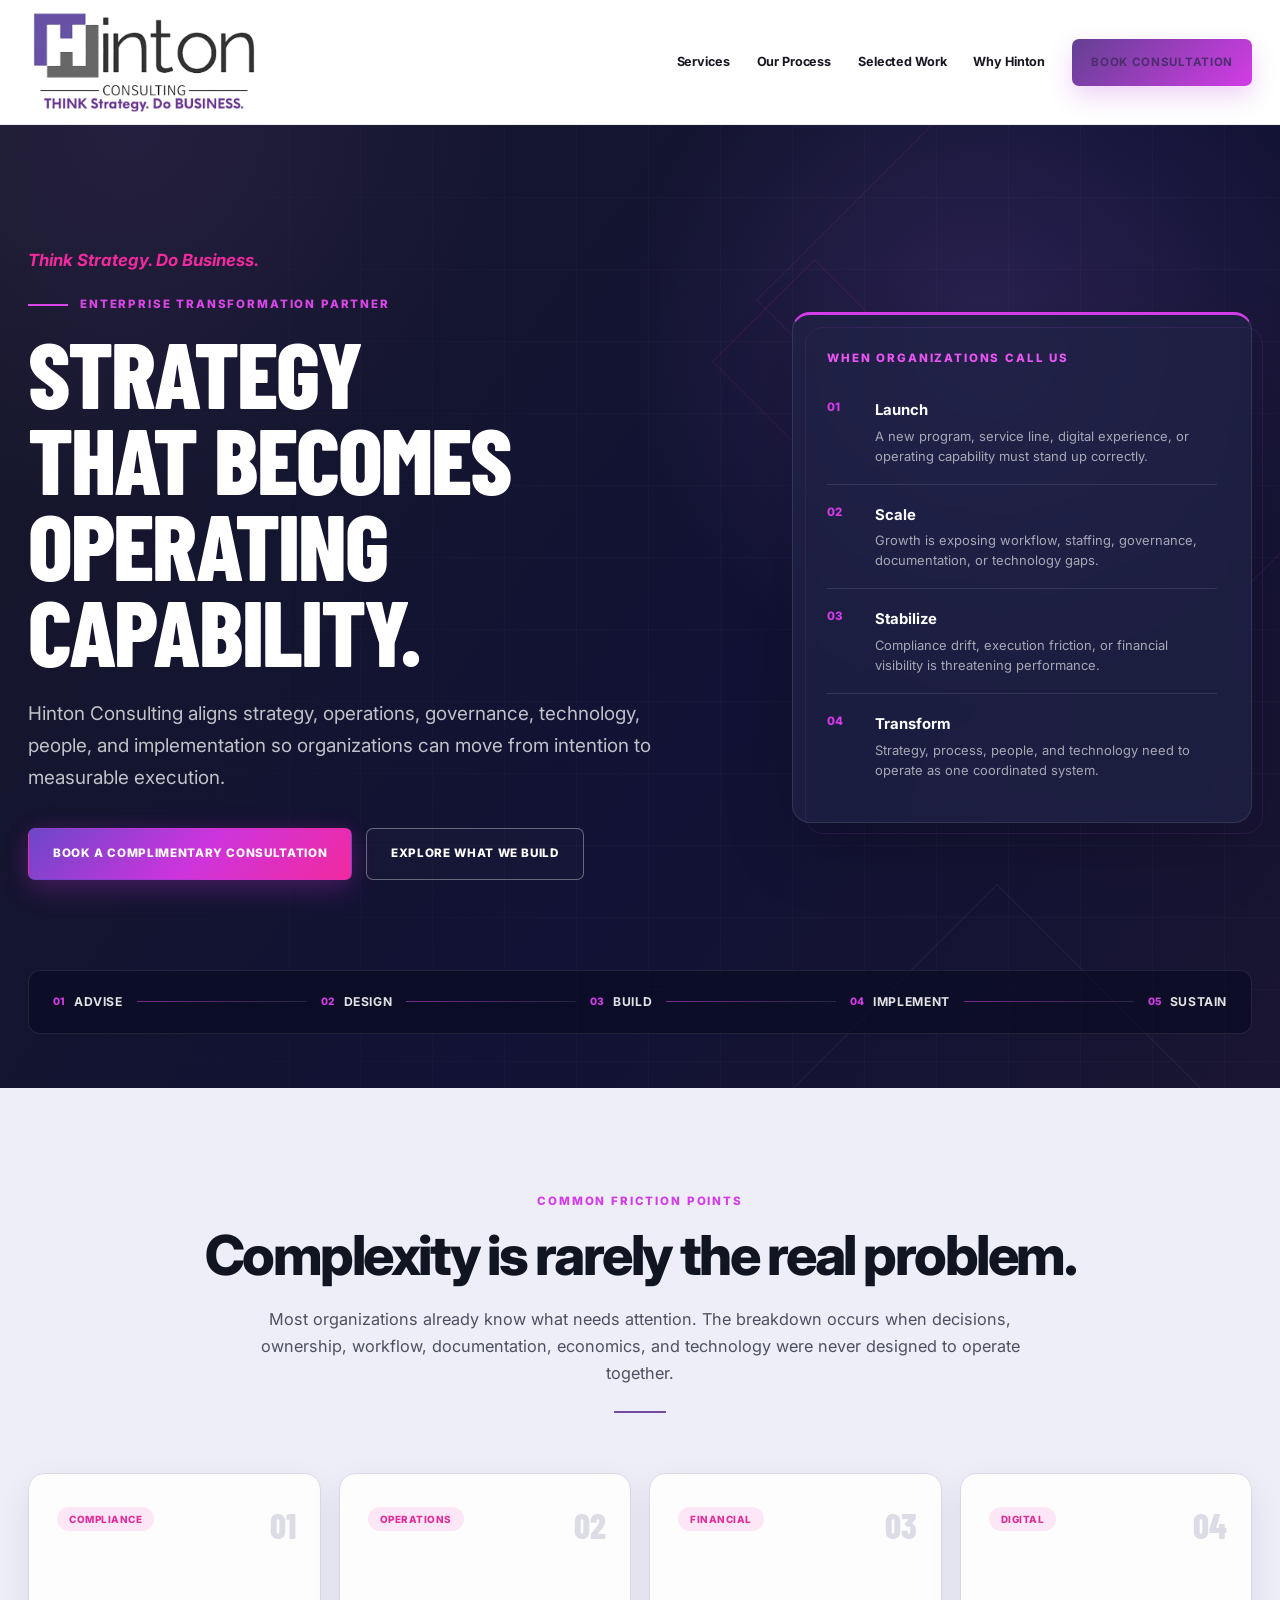
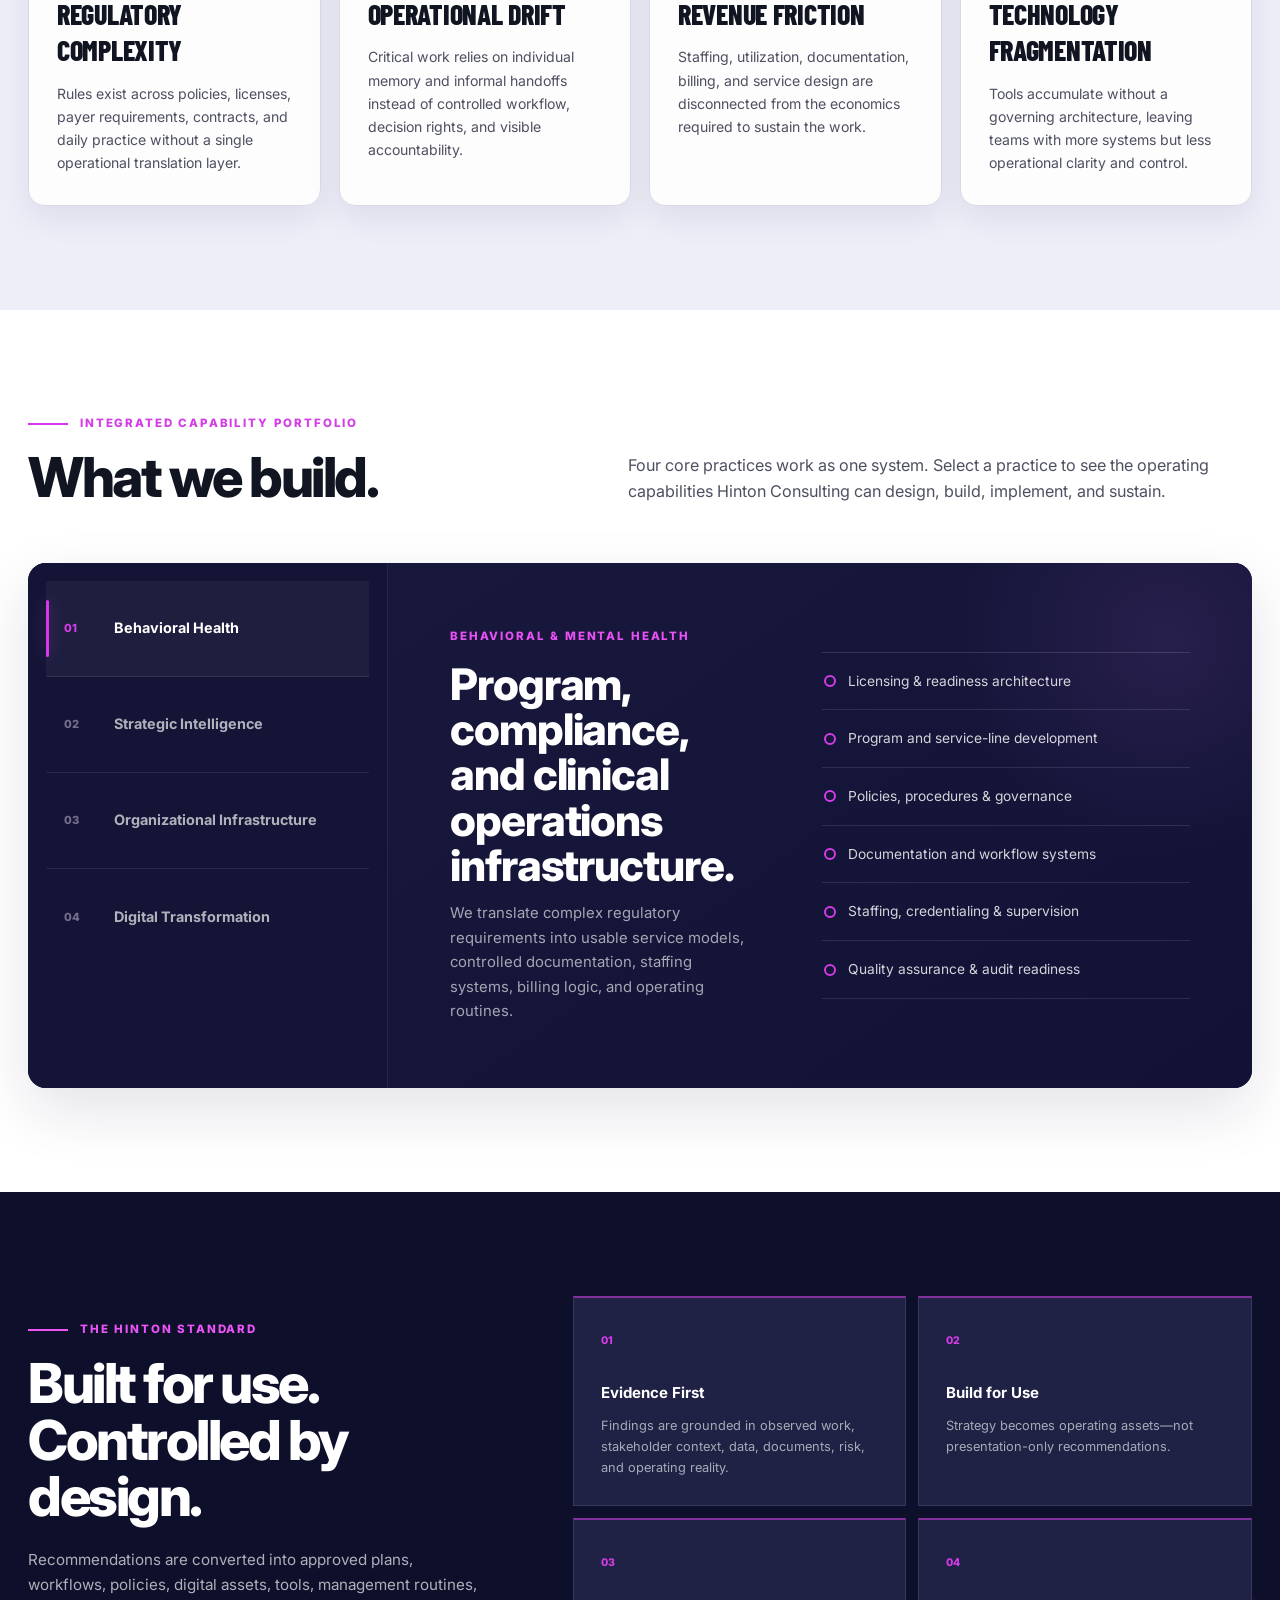
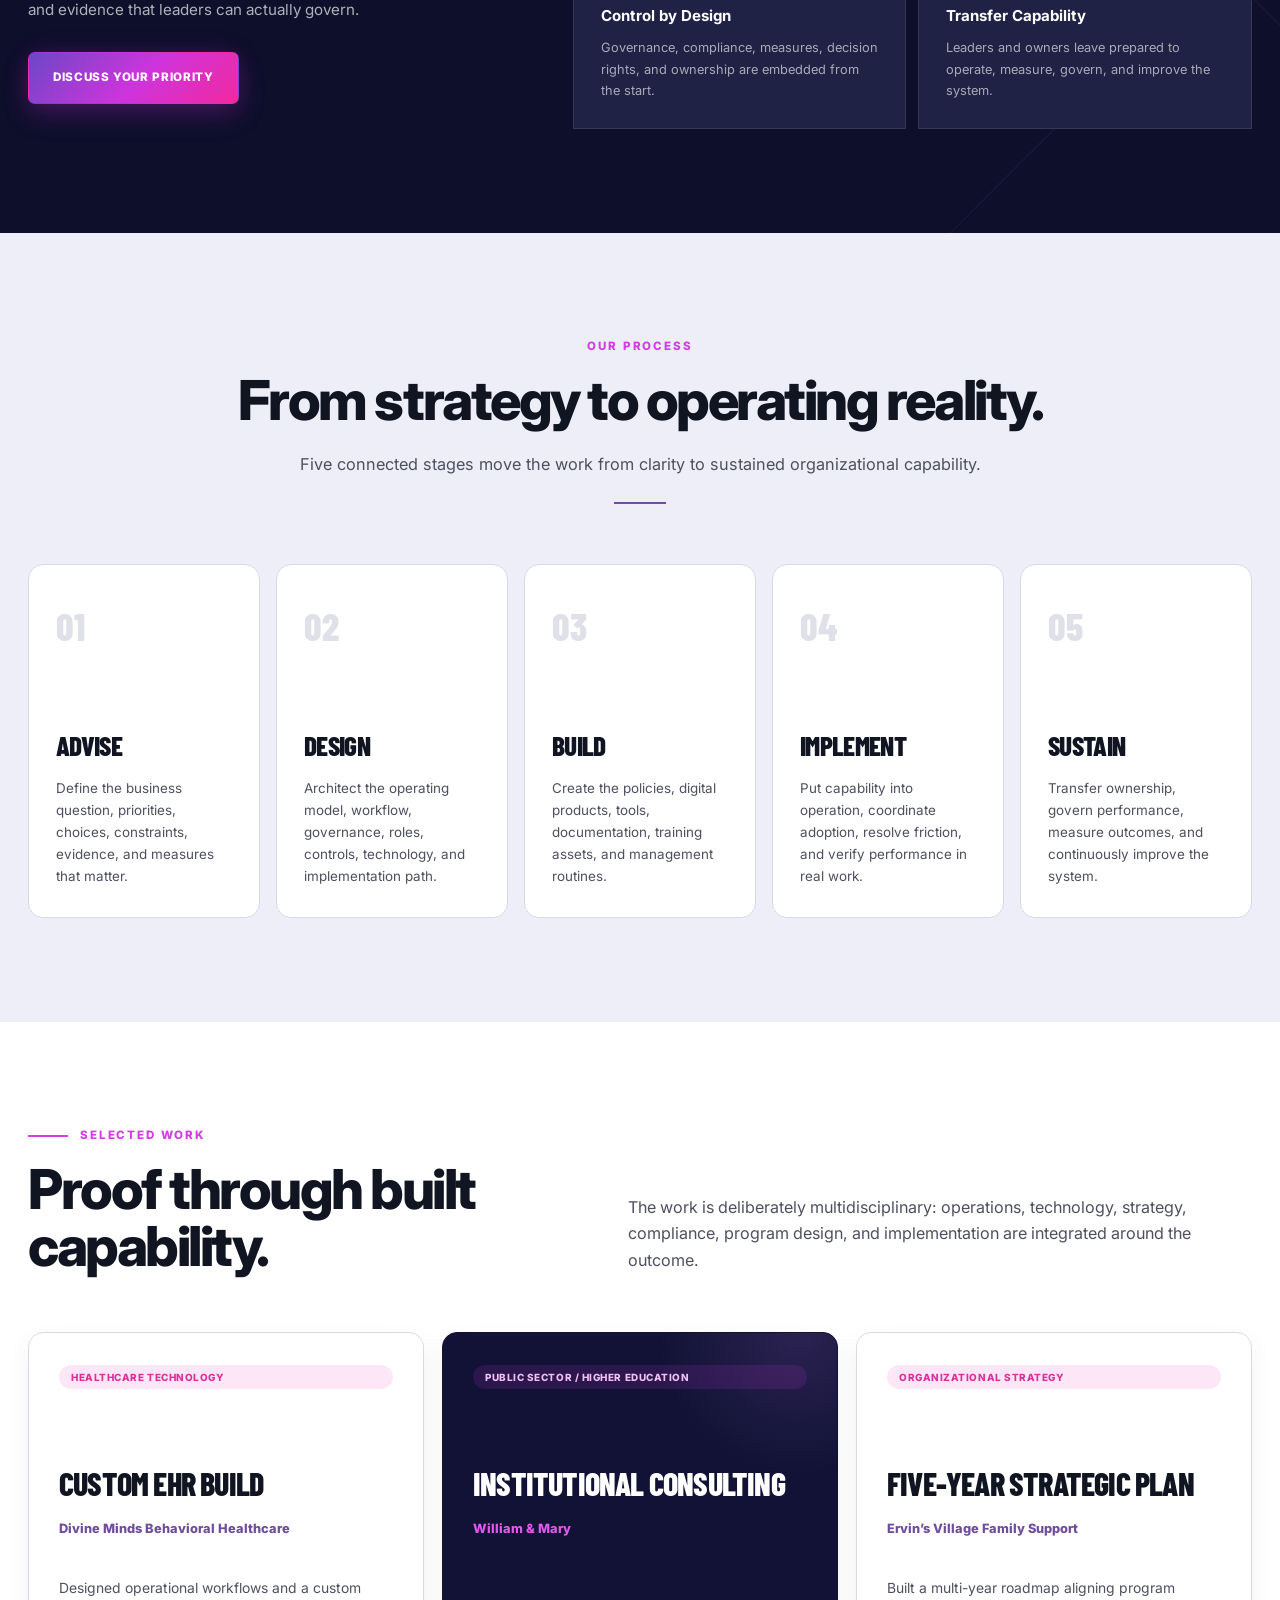
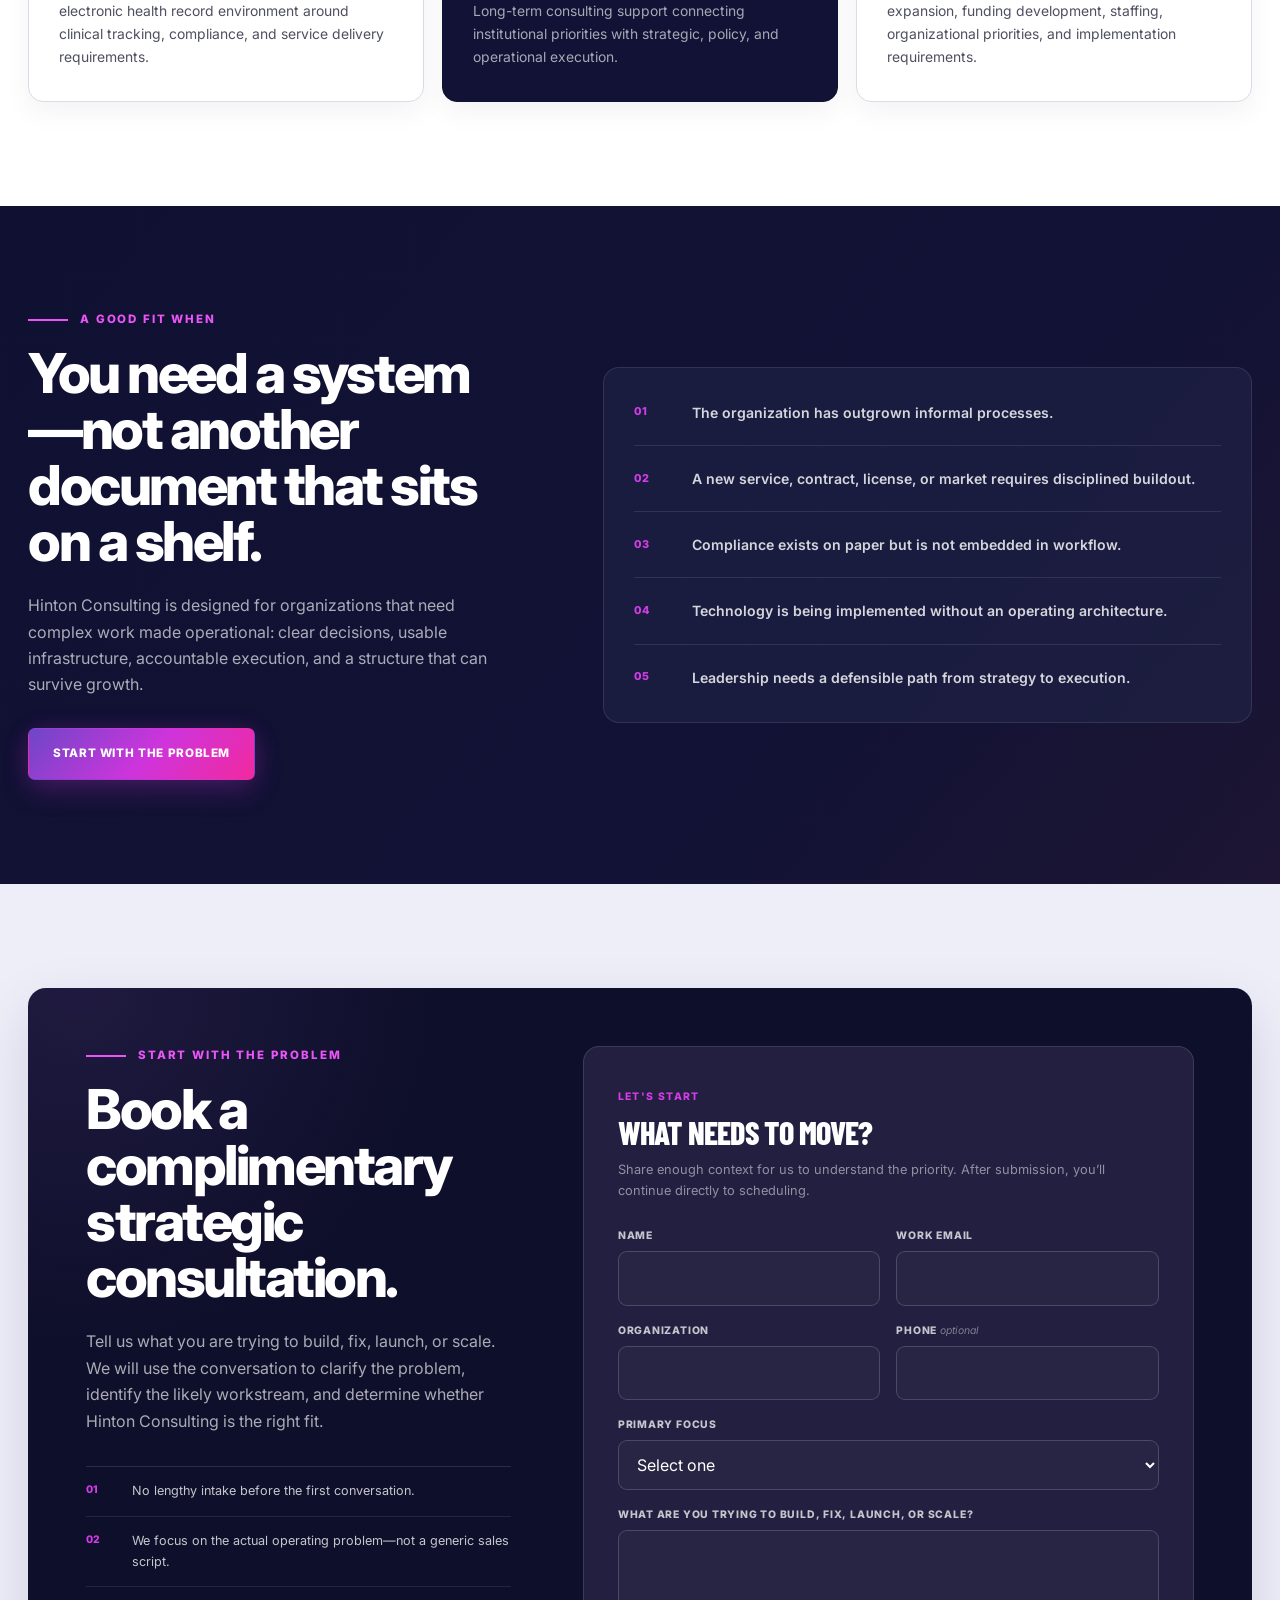
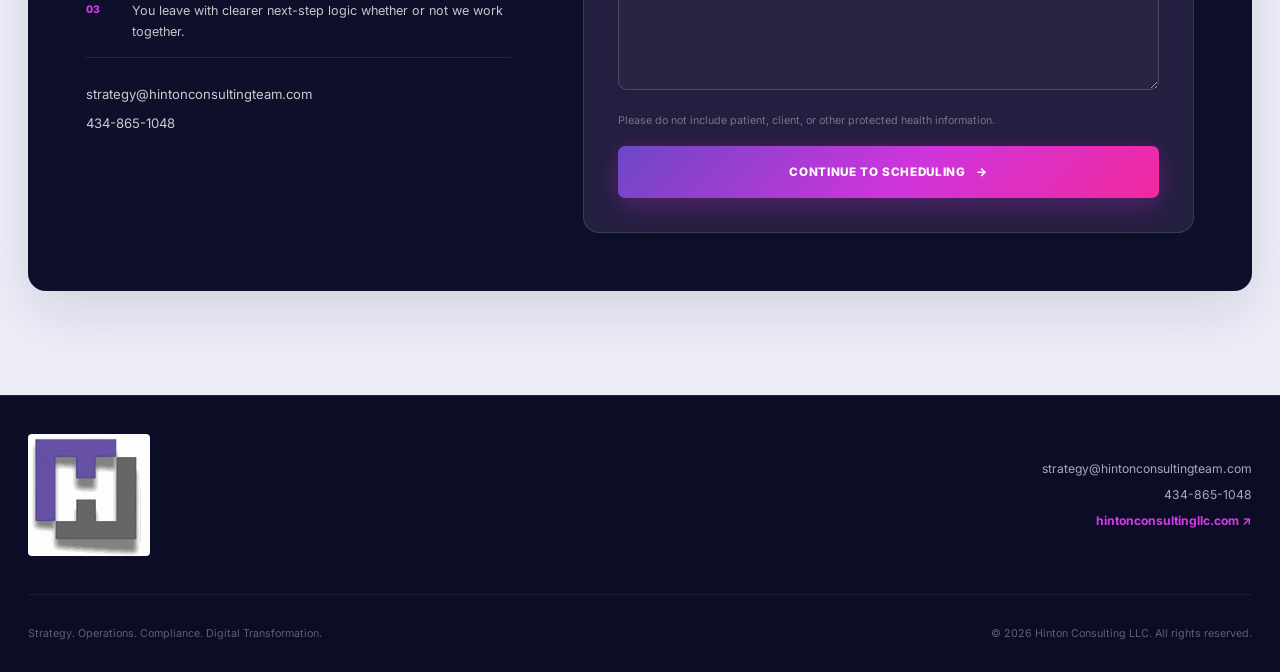
<file: index.html>
<!doctype html>
<html lang="en">
<head>
  <meta charset="utf-8" />
  <meta name="viewport" content="width=device-width, initial-scale=1" />
  <meta name="description" content="Hinton Consulting helps organizations turn strategy into operating capability through behavioral health consulting, strategic intelligence, organizational infrastructure, and digital transformation." />
  <meta name="theme-color" content="#111235" />
  <meta property="og:title" content="Hinton Consulting | Strategy That Becomes Operating Capability" />
  <meta property="og:description" content="Strategy, operations, compliance, digital transformation, and implementation for organizations that need more than recommendations." />
  <meta property="og:type" content="website" />
  <link rel="canonical" href="https://consult.hintonconsultingllc.com/" />
  <link rel="icon" href="assets/footer_Hinton_H_logo.png" type="image/png" />
  <link rel="preconnect" href="https://fonts.googleapis.com" />
  <link rel="preconnect" href="https://fonts.gstatic.com" crossorigin />
  <link href="https://fonts.googleapis.com/css2?family=Barlow+Condensed:wght@600;700;800&family=Inter:wght@400;500;600;700;800&display=swap" rel="stylesheet" />
  <link rel="stylesheet" href="styles.css" />
  <title>Hinton Consulting | Strategy That Becomes Operating Capability</title>
</head>
<body>
  <a class="skip-link" href="#main">Skip to content</a>
  <div class="scroll-progress" aria-hidden="true"><span id="scrollProgress"></span></div>

  <header class="site-header" id="top">
    <div class="container header-inner">
      <a class="brand" href="#top" aria-label="Hinton Consulting home">
        <img src="assets/hintonLOGO.png" alt="Hinton Consulting — Think Strategy. Do Business." />
      </a>

      <button class="menu-toggle" type="button" aria-expanded="false" aria-controls="primaryNav">Menu</button>

      <nav id="primaryNav" class="primary-nav" aria-label="Primary navigation">
        <a href="#expertise">Services</a>
        <a href="#approach">Our Process</a>
        <a href="#work">Selected Work</a>
        <a href="#fit">Why Hinton</a>
        <a class="nav-cta" href="#consultation">Book Consultation</a>
      </nav>
    </div>
  </header>

  <main id="main">
    <section class="hero" aria-labelledby="hero-title">
      <div class="hero-geometry" aria-hidden="true">
        <span class="geo geo-one"></span>
        <span class="geo geo-two"></span>
        <span class="geo geo-three"></span>
      </div>

      <div class="container hero-grid">
        <div class="hero-copy reveal">
          <p class="brand-mantra">Think Strategy. Do Business.</p>
          <p class="kicker">ENTERPRISE TRANSFORMATION PARTNER</p>
          <h1 id="hero-title">Strategy that becomes operating capability.</h1>
          <p class="hero-lede">Hinton Consulting aligns strategy, operations, governance, technology, people, and implementation so organizations can move from intention to measurable execution.</p>
          <div class="hero-actions">
            <a class="button button-primary glow" href="#consultation">Book a Complimentary Consultation</a>
            <a class="button button-ghost" href="#expertise">Explore What We Build</a>
          </div>
        </div>

        <aside class="hero-diagnostic reveal" aria-label="Common reasons organizations engage Hinton Consulting">
          <p class="mini-label">WHEN ORGANIZATIONS CALL US</p>
          <div class="diagnostic-item">
            <span>01</span>
            <div>
              <strong>Launch</strong>
              <p>A new program, service line, digital experience, or operating capability must stand up correctly.</p>
            </div>
          </div>
          <div class="diagnostic-item">
            <span>02</span>
            <div>
              <strong>Scale</strong>
              <p>Growth is exposing workflow, staffing, governance, documentation, or technology gaps.</p>
            </div>
          </div>
          <div class="diagnostic-item">
            <span>03</span>
            <div>
              <strong>Stabilize</strong>
              <p>Compliance drift, execution friction, or financial visibility is threatening performance.</p>
            </div>
          </div>
          <div class="diagnostic-item">
            <span>04</span>
            <div>
              <strong>Transform</strong>
              <p>Strategy, process, people, and technology need to operate as one coordinated system.</p>
            </div>
          </div>
        </aside>
      </div>

      <div class="container delivery-path reveal" aria-label="Hinton Consulting delivery path">
        <div><span>01</span><strong>Advise</strong></div>
        <i></i>
        <div><span>02</span><strong>Design</strong></div>
        <i></i>
        <div><span>03</span><strong>Build</strong></div>
        <i></i>
        <div><span>04</span><strong>Implement</strong></div>
        <i></i>
        <div><span>05</span><strong>Sustain</strong></div>
      </div>
    </section>

    <section class="friction-section section-lavender" aria-labelledby="friction-title">
      <div class="container centered-heading reveal">
        <p class="section-kicker">COMMON FRICTION POINTS</p>
        <h2 id="friction-title">Complexity is rarely the real problem.</h2>
        <p>Most organizations already know what needs attention. The breakdown occurs when decisions, ownership, workflow, documentation, economics, and technology were never designed to operate together.</p>
        <span class="heading-rule" aria-hidden="true"></span>
      </div>

      <div class="container card-grid four">
        <article class="feature-card reveal">
          <span class="pill">COMPLIANCE</span>
          <span class="feature-number">01</span>
          <h3>Regulatory Complexity</h3>
          <p>Rules exist across policies, licenses, payer requirements, contracts, and daily practice without a single operational translation layer.</p>
        </article>
        <article class="feature-card reveal">
          <span class="pill">OPERATIONS</span>
          <span class="feature-number">02</span>
          <h3>Operational Drift</h3>
          <p>Critical work relies on individual memory and informal handoffs instead of controlled workflow, decision rights, and visible accountability.</p>
        </article>
        <article class="feature-card reveal">
          <span class="pill">FINANCIAL</span>
          <span class="feature-number">03</span>
          <h3>Revenue Friction</h3>
          <p>Staffing, utilization, documentation, billing, and service design are disconnected from the economics required to sustain the work.</p>
        </article>
        <article class="feature-card reveal">
          <span class="pill">DIGITAL</span>
          <span class="feature-number">04</span>
          <h3>Technology Fragmentation</h3>
          <p>Tools accumulate without a governing architecture, leaving teams with more systems but less operational clarity and control.</p>
        </article>
      </div>
    </section>

    <section id="expertise" class="expertise-section section-white" aria-labelledby="expertise-title">
      <div class="container split-heading reveal">
        <div>
          <p class="section-kicker">INTEGRATED CAPABILITY PORTFOLIO</p>
          <h2 id="expertise-title">What we build.</h2>
        </div>
        <p>Four core practices work as one system. Select a practice to see the operating capabilities Hinton Consulting can design, build, implement, and sustain.</p>
      </div>

      <div class="container capability-shell reveal">
        <div class="capability-tabs" role="tablist" aria-label="Hinton Consulting service practices">
          <button class="capability-tab active" type="button" role="tab" aria-selected="true" aria-controls="cap-panel-0" id="cap-tab-0" data-capability="0">
            <span>01</span>
            <strong>Behavioral Health</strong>
          </button>
          <button class="capability-tab" type="button" role="tab" aria-selected="false" aria-controls="cap-panel-1" id="cap-tab-1" data-capability="1">
            <span>02</span>
            <strong>Strategic Intelligence</strong>
          </button>
          <button class="capability-tab" type="button" role="tab" aria-selected="false" aria-controls="cap-panel-2" id="cap-tab-2" data-capability="2">
            <span>03</span>
            <strong>Organizational Infrastructure</strong>
          </button>
          <button class="capability-tab" type="button" role="tab" aria-selected="false" aria-controls="cap-panel-3" id="cap-tab-3" data-capability="3">
            <span>04</span>
            <strong>Digital Transformation</strong>
          </button>
        </div>

        <div class="capability-panel-wrap">
          <article class="capability-panel active" id="cap-panel-0" role="tabpanel" aria-labelledby="cap-tab-0" data-panel="0">
            <div>
              <p class="mini-label">BEHAVIORAL & MENTAL HEALTH</p>
              <h3>Program, compliance, and clinical operations infrastructure.</h3>
              <p>We translate complex regulatory requirements into usable service models, controlled documentation, staffing systems, billing logic, and operating routines.</p>
            </div>
            <ul>
              <li>Licensing & readiness architecture</li>
              <li>Program and service-line development</li>
              <li>Policies, procedures & governance</li>
              <li>Documentation and workflow systems</li>
              <li>Staffing, credentialing & supervision</li>
              <li>Quality assurance & audit readiness</li>
            </ul>
          </article>

          <article class="capability-panel" id="cap-panel-1" role="tabpanel" aria-labelledby="cap-tab-1" data-panel="1" hidden>
            <div>
              <p class="mini-label">STRATEGIC INTELLIGENCE</p>
              <h3>Decision architecture for complex organizational priorities.</h3>
              <p>We connect market evidence, executive choices, operating constraints, and measurable outcomes into strategy that can actually be implemented.</p>
            </div>
            <ul>
              <li>Strategic planning & transformation roadmaps</li>
              <li>Market and competitive intelligence</li>
              <li>Executive decision architecture</li>
              <li>Operating model and governance design</li>
              <li>Growth and commercialization strategy</li>
              <li>Implementation and performance systems</li>
            </ul>
          </article>

          <article class="capability-panel" id="cap-panel-2" role="tabpanel" aria-labelledby="cap-tab-2" data-panel="2" hidden>
            <div>
              <p class="mini-label">ORGANIZATIONAL INFRASTRUCTURE</p>
              <h3>Back-office systems built for visibility, control, and scale.</h3>
              <p>We redesign the administrative infrastructure behind the work so leadership can see performance, manage risk, and grow without operational chaos.</p>
            </div>
            <ul>
              <li>Financial modeling & cost allocation</li>
              <li>Role, workflow & accountability design</li>
              <li>Internal controls and management routines</li>
              <li>Procurement and contract readiness</li>
              <li>Performance management & reporting</li>
              <li>Scalable administrative operating systems</li>
            </ul>
          </article>

          <article class="capability-panel" id="cap-panel-3" role="tabpanel" aria-labelledby="cap-tab-3" data-panel="3" hidden>
            <div>
              <p class="mini-label">DIGITAL TRANSFORMATION</p>
              <h3>Purpose-built digital systems around real operating work.</h3>
              <p>We design digital environments that reduce friction, strengthen control, and connect information, workflow, customer experience, and decision-making.</p>
            </div>
            <ul>
              <li>Web platforms & client portals</li>
              <li>UX/UI and workflow architecture</li>
              <li>CRM, knowledge & document systems</li>
              <li>Automation and AI-enabled operations</li>
              <li>Operational dashboards & reporting</li>
              <li>Digital governance & sustainment</li>
            </ul>
          </article>
        </div>
      </div>
    </section>

    <section class="detail-banner section-dark" aria-labelledby="detail-title">
      <div class="container detail-grid reveal">
        <div>
          <p class="section-kicker light">THE HINTON STANDARD</p>
          <h2 id="detail-title">Built for use. Controlled by design.</h2>
          <p>Recommendations are converted into approved plans, workflows, policies, digital assets, tools, management routines, and evidence that leaders can actually govern.</p>
          <a class="button button-primary glow" href="#consultation">Discuss Your Priority</a>
        </div>
        <div class="standard-list">
          <div><span>01</span><strong>Evidence First</strong><p>Findings are grounded in observed work, stakeholder context, data, documents, risk, and operating reality.</p></div>
          <div><span>02</span><strong>Build for Use</strong><p>Strategy becomes operating assets—not presentation-only recommendations.</p></div>
          <div><span>03</span><strong>Control by Design</strong><p>Governance, compliance, measures, decision rights, and ownership are embedded from the start.</p></div>
          <div><span>04</span><strong>Transfer Capability</strong><p>Leaders and owners leave prepared to operate, measure, govern, and improve the system.</p></div>
        </div>
      </div>
    </section>

    <section id="approach" class="approach-section section-lavender" aria-labelledby="approach-title">
      <div class="container centered-heading reveal">
        <p class="section-kicker">OUR PROCESS</p>
        <h2 id="approach-title">From strategy to operating reality.</h2>
        <p>Five connected stages move the work from clarity to sustained organizational capability.</p>
        <span class="heading-rule" aria-hidden="true"></span>
      </div>

      <div class="container process-grid">
        <article class="process-card reveal"><span>01</span><h3>Advise</h3><p>Define the business question, priorities, choices, constraints, evidence, and measures that matter.</p></article>
        <article class="process-card reveal"><span>02</span><h3>Design</h3><p>Architect the operating model, workflow, governance, roles, controls, technology, and implementation path.</p></article>
        <article class="process-card reveal"><span>03</span><h3>Build</h3><p>Create the policies, digital products, tools, documentation, training assets, and management routines.</p></article>
        <article class="process-card reveal"><span>04</span><h3>Implement</h3><p>Put capability into operation, coordinate adoption, resolve friction, and verify performance in real work.</p></article>
        <article class="process-card reveal"><span>05</span><h3>Sustain</h3><p>Transfer ownership, govern performance, measure outcomes, and continuously improve the system.</p></article>
      </div>
    </section>

    <section id="work" class="work-section section-white" aria-labelledby="work-title">
      <div class="container split-heading reveal">
        <div>
          <p class="section-kicker">SELECTED WORK</p>
          <h2 id="work-title">Proof through built capability.</h2>
        </div>
        <p>The work is deliberately multidisciplinary: operations, technology, strategy, compliance, program design, and implementation are integrated around the outcome.</p>
      </div>

      <div class="container work-grid">
        <article class="work-card reveal">
          <span class="pill">HEALTHCARE TECHNOLOGY</span>
          <h3>Custom EHR Build</h3>
          <p class="work-client">Divine Minds Behavioral Healthcare</p>
          <p>Designed operational workflows and a custom electronic health record environment around clinical tracking, compliance, and service delivery requirements.</p>
        </article>
        <article class="work-card featured reveal">
          <span class="pill">PUBLIC SECTOR / HIGHER EDUCATION</span>
          <h3>Institutional Consulting</h3>
          <p class="work-client">William & Mary</p>
          <p>Long-term consulting support connecting institutional priorities with strategic, policy, and operational execution.</p>
        </article>
        <article class="work-card reveal">
          <span class="pill">ORGANIZATIONAL STRATEGY</span>
          <h3>Five-Year Strategic Plan</h3>
          <p class="work-client">Ervin’s Village Family Support</p>
          <p>Built a multi-year roadmap aligning program expansion, funding development, staffing, organizational priorities, and implementation requirements.</p>
        </article>
      </div>
    </section>

    <section id="fit" class="fit-section section-dark" aria-labelledby="fit-title">
      <div class="container fit-grid reveal">
        <div class="fit-copy">
          <p class="section-kicker light">A GOOD FIT WHEN</p>
          <h2 id="fit-title">You need a system—not another document that sits on a shelf.</h2>
          <p>Hinton Consulting is designed for organizations that need complex work made operational: clear decisions, usable infrastructure, accountable execution, and a structure that can survive growth.</p>
          <a class="button button-primary glow" href="#consultation">Start With the Problem</a>
        </div>
        <div class="fit-list">
          <div><span>01</span><p>The organization has outgrown informal processes.</p></div>
          <div><span>02</span><p>A new service, contract, license, or market requires disciplined buildout.</p></div>
          <div><span>03</span><p>Compliance exists on paper but is not embedded in workflow.</p></div>
          <div><span>04</span><p>Technology is being implemented without an operating architecture.</p></div>
          <div><span>05</span><p>Leadership needs a defensible path from strategy to execution.</p></div>
        </div>
      </div>
    </section>

    <section id="consultation" class="consultation-section section-lavender" aria-labelledby="consultation-title">
      <div class="container consultation-card reveal">
        <div class="consultation-copy">
          <p class="section-kicker light">START WITH THE PROBLEM</p>
          <h2 id="consultation-title">Book a complimentary strategic consultation.</h2>
          <p>Tell us what you are trying to build, fix, launch, or scale. We will use the conversation to clarify the problem, identify the likely workstream, and determine whether Hinton Consulting is the right fit.</p>
          <div class="consult-points">
            <div><span>01</span><p>No lengthy intake before the first conversation.</p></div>
            <div><span>02</span><p>We focus on the actual operating problem—not a generic sales script.</p></div>
            <div><span>03</span><p>You leave with clearer next-step logic whether or not we work together.</p></div>
          </div>
          <div class="contact-lines">
            <a href="mailto:strategy@hintonconsultingteam.com">strategy@hintonconsultingteam.com</a>
            <a href="tel:+14348651048">434-865-1048</a>
          </div>
        </div>

        <form class="consultation-form" name="consultation" method="POST" action="https://script.google.com/macros/s/AKfycbwIQRwKXDsTo6ujNXytYF8YTq6BpB5fmw__kk4yDjdoSD6kPeLTTzSAG4lQTZu5DWOd/exec" target="leadCaptureFrame">
          <p class="hidden-field"><label>Do not fill this out if you are human: <input name="bot-field" /></label></p>
          <input type="hidden" name="utm_source" id="utm_source" />
          <input type="hidden" name="utm_medium" id="utm_medium" />
          <input type="hidden" name="utm_campaign" id="utm_campaign" />
          <input type="hidden" name="utm_content" id="utm_content" />
          <input type="hidden" name="landing_path" id="landing_path" />
          <input type="hidden" name="referrer" id="referrer" />

          <div class="form-heading">
            <span class="form-step">LET'S START</span>
            <h3>What needs to move?</h3>
            <p>Share enough context for us to understand the priority. After submission, you’ll continue directly to scheduling.</p>
          </div>

          <div class="form-row two-col">
            <label><span>Name</span><input type="text" name="name" autocomplete="name" required /></label>
            <label><span>Work Email</span><input type="email" name="email" autocomplete="email" required /></label>
          </div>

          <div class="form-row two-col">
            <label><span>Organization</span><input type="text" name="organization" autocomplete="organization" required /></label>
            <label><span>Phone <em>optional</em></span><input type="tel" name="phone" autocomplete="tel" /></label>
          </div>

          <label>
            <span>Primary Focus</span>
            <select name="focus" required>
              <option value="" selected disabled>Select one</option>
              <option>Behavioral Health Program Development</option>
              <option>Compliance / Licensing / Audit Readiness</option>
              <option>Strategic Planning / Organizational Strategy</option>
              <option>Financial / Administrative Infrastructure</option>
              <option>Digital Transformation / Automation / Systems</option>
              <option>Government Contracting / Proposal Infrastructure</option>
              <option>Other / Multi-System Engagement</option>
            </select>
          </label>

          <label>
            <span>What are you trying to build, fix, launch, or scale?</span>
            <textarea name="challenge" rows="5" required></textarea>
          </label>

          <p class="privacy-note">Please do not include patient, client, or other protected health information.</p>
          <button class="button button-primary form-submit glow" type="submit">Continue to Scheduling <span aria-hidden="true">→</span></button>
        </form>
        <iframe class="lead-capture-frame" id="leadCaptureFrame" name="leadCaptureFrame" title="Lead capture submission" aria-hidden="true" hidden></iframe>
      </div>
    </section>
  </main>

  <footer class="site-footer">
    <div class="container footer-top">
      <div class="footer-logo-wrap">
        <img class="footer-logo" src="assets/footer_Hinton_H_logo.png" alt="Hinton Consulting H monogram" />
      </div>
      <div class="footer-contact">
        <a href="mailto:strategy@hintonconsultingteam.com">strategy@hintonconsultingteam.com</a>
        <a href="tel:+14348651048">434-865-1048</a>
        <a href="https://hintonconsultingllc.com/">hintonconsultingllc.com ↗</a>
      </div>
    </div>
    <div class="container footer-bottom">
      <p>Strategy. Operations. Compliance. Digital Transformation.</p>
      <p>© <span id="year"></span> Hinton Consulting LLC. All rights reserved.</p>
    </div>
  </footer>

  <aside class="sticky-consult" id="stickyConsult" aria-label="Consultation reminder">
    <button class="sticky-close" id="stickyClose" type="button" aria-label="Dismiss consultation reminder">×</button>
    <p><strong>Glad you stopped by.</strong> Start with the priority that needs to move.</p>
    <a href="#consultation">Book Your Complimentary Consultation <span aria-hidden="true">→</span></a>
  </aside>

  <script src="script.js" defer></script>
</body>
</html>
</file>
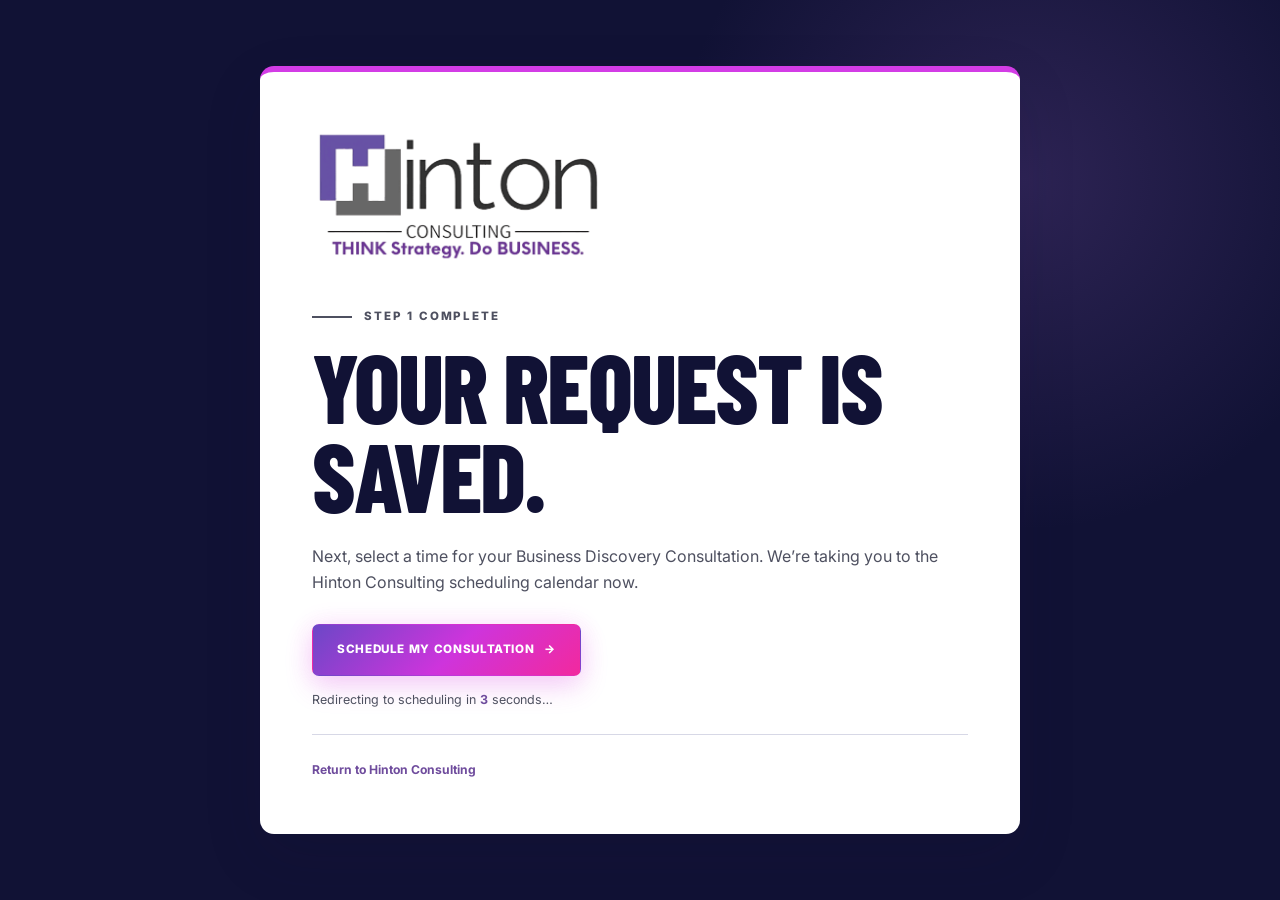
<file: success.html>
<!doctype html>
<html lang="en">
<head>
  <meta charset="utf-8" />
  <meta name="viewport" content="width=device-width, initial-scale=1" />
  <meta name="robots" content="noindex" />
  <meta name="theme-color" content="#111235" />
  <link rel="icon" href="assets/footer_Hinton_H_logo.png" type="image/png" />
  <link rel="preconnect" href="https://fonts.googleapis.com" />
  <link rel="preconnect" href="https://fonts.gstatic.com" crossorigin />
  <link href="https://fonts.googleapis.com/css2?family=Barlow+Condensed:wght@600;700;800&family=Inter:wght@400;500;600;700;800&display=swap" rel="stylesheet" />
  <link rel="stylesheet" href="styles.css" />
  <title>Continue to Scheduling | Hinton Consulting</title>
</head>
<body class="success-page">
  <main class="success-card" aria-labelledby="success-title">
    <img class="success-logo" src="assets/hintonLOGO.png" alt="Hinton Consulting — Think Strategy. Do Business." />
    <p class="section-kicker">STEP 1 COMPLETE</p>
    <h1 id="success-title">Your request is saved.</h1>
    <p>Next, select a time for your Business Discovery Consultation. We’re taking you to the Hinton Consulting scheduling calendar now.</p>
    <div class="success-actions">
      <a class="button button-primary glow" id="scheduleNow" href="https://calendly.com/jacquese-hinton/business-discovery-consultation">Schedule My Consultation <span aria-hidden="true">→</span></a>
      <p class="redirect-note" id="redirectNote">Redirecting to scheduling in <strong id="countdown">4</strong> seconds…</p>
    </div>
    <p class="success-secondary"><a href="./">Return to Hinton Consulting</a></p>
  </main>

  <script>
    (() => {
      const baseUrl = 'https://calendly.com/jacquese-hinton/business-discovery-consultation';
      let lead = {};

      try {
        lead = JSON.parse(sessionStorage.getItem('hc_consultation_lead') || '{}');
      } catch (_) {}

      const params = new URLSearchParams();

      if (lead.name) params.set('name', lead.name);
      if (lead.email) params.set('email', lead.email);
      if (lead.utm_source) params.set('utm_source', lead.utm_source);
      if (lead.utm_medium) params.set('utm_medium', lead.utm_medium);
      if (lead.utm_campaign) params.set('utm_campaign', lead.utm_campaign);
      if (lead.utm_content) params.set('utm_content', lead.utm_content);

      const schedulingUrl = params.toString()
        ? baseUrl + '?' + params.toString()
        : baseUrl;

      const scheduleNow = document.getElementById('scheduleNow');
      if (scheduleNow) scheduleNow.href = schedulingUrl;

      let remaining = 4;
      const countdown = document.getElementById('countdown');

      const timer = window.setInterval(() => {
        remaining -= 1;
        if (countdown) countdown.textContent = String(Math.max(remaining, 0));

        if (remaining <= 0) {
          window.clearInterval(timer);

          if (window.dataLayer) {
            window.dataLayer.push({ event: 'calendly_redirect' });
          }

          window.location.replace(schedulingUrl);
        }
      }, 1000);
    })();
  </script>
</body>
</html>
</file>
<file: styles.css>
:root {
  --navy: #111235;
  --navy-deep: #0e0f2b;
  --navy-panel: #1f2245;
  --navy-panel-2: #2a2447;
  --purple: #6f4c9d;
  --purple-deep: #4b2e6d;
  --purple-mid: #634093;
  --magenta: #d33ce6;
  --pink: #f22a9e;
  --lavender: #edeef8;
  --lavender-2: #e6e7f3;
  --white: #ffffff;
  --ink: #111522;
  --body: #4e5060;
  --muted: #8f90a7;
  --line: #d7d8e6;
  --line-dark: rgba(255,255,255,.12);
  --shadow: 0 22px 60px rgba(22,18,55,.12);
  --shadow-soft: 0 12px 32px rgba(26,22,58,.08);
  --container: 1260px;
  --display: "Barlow Condensed", "Arial Narrow", sans-serif;
  --sans: "Inter", Arial, sans-serif;
}

* { box-sizing: border-box; }

html {
  scroll-behavior: smooth;
  scroll-padding-top: 96px;
}

body {
  margin: 0;
  color: var(--ink);
  background: var(--white);
  font-family: var(--sans);
  line-height: 1.65;
  -webkit-font-smoothing: antialiased;
  text-rendering: optimizeLegibility;
}

body.menu-open { overflow: hidden; }

img { max-width: 100%; display: block; }

a { color: inherit; }

button,
input,
textarea,
select { font: inherit; }

button { cursor: pointer; }

[hidden] { display: none !important; }

.skip-link {
  position: fixed;
  top: -80px;
  left: 16px;
  z-index: 3000;
  padding: 10px 14px;
  color: var(--white);
  background: var(--magenta);
  font-weight: 800;
}

.skip-link:focus { top: 16px; }

.container {
  width: min(calc(100% - 56px), var(--container));
  margin-inline: auto;
}

.scroll-progress {
  position: fixed;
  inset: 0 0 auto 0;
  z-index: 2500;
  height: 3px;
  pointer-events: none;
}

.scroll-progress span {
  display: block;
  width: 0;
  height: 100%;
  background: linear-gradient(90deg, var(--purple), var(--magenta), var(--pink));
  box-shadow: 0 0 14px rgba(211,60,230,.55);
}

/* Header */
.site-header {
  position: sticky;
  top: 0;
  z-index: 2000;
  background: rgba(255,255,255,.96);
  border-bottom: 1px solid rgba(17,18,53,.08);
  backdrop-filter: blur(18px);
  transition: box-shadow .25s ease, background .25s ease;
}

.site-header.scrolled {
  box-shadow: 0 8px 28px rgba(15,15,43,.08);
}

.header-inner {
  min-height: 124px;
  display: flex;
  align-items: center;
  justify-content: space-between;
  gap: 34px;
}

.brand {
  display: block;
  width: 230px;
  text-decoration: none;
  flex: 0 0 auto;
}

.brand img {
  width: 100%;
  height: auto;
  object-fit: contain;
}

.primary-nav {
  display: flex;
  align-items: center;
  gap: 27px;
}

.primary-nav a {
  position: relative;
  color: #171824;
  text-decoration: none;
  font-size: .79rem;
  font-weight: 700;
  letter-spacing: -.01em;
  transition: color .2s ease;
}

.primary-nav a:not(.nav-cta)::after {
  content: "";
  position: absolute;
  left: 0;
  right: 100%;
  bottom: -9px;
  height: 2px;
  background: var(--magenta);
  transition: right .25s ease;
}

.primary-nav a:hover,
.primary-nav a:focus-visible,
.primary-nav a.active {
  color: var(--purple-deep);
}

.primary-nav a:hover::after,
.primary-nav a:focus-visible::after,
.primary-nav a.active::after {
  right: 0;
}

.primary-nav .nav-cta {
  min-height: 47px;
  display: inline-flex;
  align-items: center;
  padding: 0 19px;
  color: var(--white);
  background: linear-gradient(135deg, var(--purple-mid), var(--magenta));
  border-radius: 7px;
  box-shadow: 0 10px 24px rgba(178,49,210,.22);
  text-transform: uppercase;
  letter-spacing: .06em;
  font-size: .72rem;
}

.primary-nav .nav-cta:hover,
.primary-nav .nav-cta:focus-visible {
  color: var(--white);
  transform: translateY(-1px);
  box-shadow: 0 13px 31px rgba(211,60,230,.32);
}

.menu-toggle {
  display: none;
  min-width: 74px;
  min-height: 42px;
  padding: 0 12px;
  color: var(--navy);
  background: transparent;
  border: 1px solid rgba(17,18,53,.2);
  border-radius: 6px;
  font-size: .72rem;
  font-weight: 800;
  letter-spacing: .08em;
  text-transform: uppercase;
}

/* Shared typography */
h1,
h2,
h3,
p { margin-top: 0; }

h1,
h2,
h3 {
  color: inherit;
}

h1 {
  max-width: 12ch;
  margin-bottom: 24px;
  font-family: var(--display);
  font-size: clamp(4.25rem, 7.3vw, 7.7rem);
  line-height: .92;
  font-weight: 800;
  letter-spacing: -.02em;
  text-transform: uppercase;
}

h2 {
  margin-bottom: 23px;
  font-size: clamp(2.65rem, 4.3vw, 4.7rem);
  line-height: 1.02;
  font-weight: 800;
  letter-spacing: -.045em;
}

h3 {
  margin-bottom: 13px;
  font-size: 1.28rem;
  line-height: 1.3;
  font-weight: 800;
  letter-spacing: -.025em;
}

.section-kicker,
.kicker,
.mini-label {
  margin: 0 0 16px;
  color: var(--magenta);
  font-size: .72rem;
  font-weight: 800;
  letter-spacing: .16em;
  text-transform: uppercase;
}

.section-kicker::before,
.kicker::before {
  content: "";
  display: inline-block;
  width: 40px;
  height: 2px;
  margin-right: 12px;
  vertical-align: middle;
  background: currentColor;
}

.section-kicker.light { color: #eb54f6; }

.brand-mantra {
  margin: 0 0 20px;
  color: var(--pink);
  font-size: 1.05rem;
  font-weight: 700;
  font-style: italic;
}

.centered-heading {
  max-width: 900px;
  margin-bottom: 60px;
  text-align: center;
}

.centered-heading .section-kicker::before { display: none; }

.centered-heading > p:last-of-type {
  max-width: 760px;
  margin: 0 auto;
  color: var(--body);
  font-size: 1.02rem;
}

.heading-rule {
  display: block;
  width: 52px;
  height: 2px;
  margin: 24px auto 0;
  background: var(--purple);
}

.split-heading {
  display: grid;
  grid-template-columns: .9fr 1.1fr;
  gap: 90px;
  align-items: end;
  margin-bottom: 58px;
}

.split-heading h2 { margin-bottom: 0; }

.split-heading > p {
  margin: 0;
  color: var(--body);
  font-size: 1.01rem;
}

/* Buttons */
.button {
  min-height: 52px;
  display: inline-flex;
  align-items: center;
  justify-content: center;
  gap: 10px;
  padding: 0 24px;
  border: 1px solid transparent;
  border-radius: 7px;
  text-decoration: none;
  text-transform: uppercase;
  font-size: .73rem;
  font-weight: 800;
  letter-spacing: .055em;
  transition:
    transform .2s ease,
    box-shadow .2s ease,
    background .2s ease,
    border-color .2s ease;
}

.button:hover,
.button:focus-visible {
  transform: translateY(-2px);
}

.button-primary {
  color: var(--white);
  background: linear-gradient(135deg, #6c47c7 0%, #ce34dc 53%, #f2299e 100%);
}

.button-primary:hover,
.button-primary:focus-visible {
  box-shadow: 0 14px 32px rgba(210,54,220,.32);
}

.button-ghost {
  color: var(--white);
  background: rgba(255,255,255,.02);
  border-color: rgba(255,255,255,.35);
}

.button-ghost:hover,
.button-ghost:focus-visible {
  background: rgba(255,255,255,.08);
  border-color: rgba(255,255,255,.6);
}

.glow {
  box-shadow:
    0 11px 28px rgba(204,50,220,.2),
    0 0 26px rgba(235,50,234,.11);
}

/* Hero */
.hero {
  position: relative;
  overflow: hidden;
  padding: 92px 0 54px;
  color: var(--white);
  background:
    radial-gradient(circle at 77% 22%, rgba(111,76,157,.27), transparent 29%),
    radial-gradient(circle at 10% 0%, rgba(103,69,154,.18), transparent 26%),
    linear-gradient(125deg, #171829 0%, #111235 58%, #191532 100%);
}

.hero::before {
  content: "";
  position: absolute;
  inset: 0;
  pointer-events: none;
  background-image:
    linear-gradient(rgba(255,255,255,.025) 1px, transparent 1px),
    linear-gradient(90deg, rgba(255,255,255,.025) 1px, transparent 1px);
  background-size: 72px 72px;
  mask-image: linear-gradient(to right, transparent 4%, #000 45%, #000 100%);
}

.hero-geometry {
  position: absolute;
  inset: 0;
  overflow: hidden;
  pointer-events: none;
}

.geo {
  position: absolute;
  display: block;
  border: 1px solid rgba(207,58,226,.12);
  transform: rotate(45deg);
}

.geo-one {
  width: 550px;
  height: 550px;
  right: -140px;
  top: -100px;
}

.geo-two {
  width: 310px;
  height: 310px;
  right: 10%;
  bottom: -170px;
  border-color: rgba(255,255,255,.06);
}

.geo-three {
  width: 145px;
  height: 145px;
  left: 58%;
  top: 17%;
  border-color: rgba(240,42,158,.12);
}

.hero-grid {
  position: relative;
  z-index: 2;
  display: grid;
  grid-template-columns: 1.15fr .78fr;
  gap: 86px;
  align-items: center;
}

.hero-copy {
  padding: 30px 0 38px;
}

.hero .kicker { color: #dc46e8; }

.hero-lede {
  max-width: 780px;
  margin: 0 0 34px;
  color: rgba(255,255,255,.74);
  font-size: clamp(1rem, 1.55vw, 1.18rem);
  line-height: 1.7;
}

.hero-actions {
  display: flex;
  flex-wrap: wrap;
  gap: 14px;
}

.hero-diagnostic {
  position: relative;
  padding: 34px 34px 24px;
  background: rgba(31,34,69,.74);
  border: 1px solid rgba(255,255,255,.1);
  border-top: 3px solid var(--magenta);
  border-radius: 18px;
  box-shadow: 0 24px 70px rgba(0,0,0,.18);
  backdrop-filter: blur(12px);
}

.hero-diagnostic::before {
  content: "";
  position: absolute;
  inset: 12px -12px -12px 12px;
  z-index: -1;
  border: 1px solid rgba(211,60,230,.12);
  border-radius: 18px;
}

.hero-diagnostic .mini-label {
  color: #ea55f3;
  margin-bottom: 12px;
}

.diagnostic-item {
  display: grid;
  grid-template-columns: 34px 1fr;
  gap: 14px;
  padding: 18px 0;
  border-top: 1px solid rgba(255,255,255,.11);
}

.diagnostic-item:first-of-type { border-top: 0; }

.diagnostic-item > span {
  color: var(--magenta);
  font-size: .72rem;
  font-weight: 800;
}

.diagnostic-item strong {
  display: block;
  margin-bottom: 3px;
  color: var(--white);
  font-size: .93rem;
}

.diagnostic-item p {
  margin: 0;
  color: rgba(255,255,255,.61);
  font-size: .81rem;
  line-height: 1.55;
}

.delivery-path {
  position: relative;
  z-index: 3;
  margin-top: 52px;
  padding: 21px 24px;
  display: grid;
  grid-template-columns: auto 1fr auto 1fr auto 1fr auto 1fr auto;
  gap: 14px;
  align-items: center;
  background: rgba(10,11,35,.68);
  border: 1px solid rgba(255,255,255,.09);
  border-radius: 12px;
}

.delivery-path > div {
  display: flex;
  align-items: center;
  gap: 9px;
}

.delivery-path span {
  color: var(--magenta);
  font-size: .64rem;
  font-weight: 800;
}

.delivery-path strong {
  color: rgba(255,255,255,.88);
  font-size: .76rem;
  text-transform: uppercase;
  letter-spacing: .05em;
}

.delivery-path i {
  height: 1px;
  background: linear-gradient(90deg, rgba(211,60,230,.55), rgba(255,255,255,.1));
}

/* Sections */
.section-lavender {
  background: var(--lavender);
}

.section-white {
  background: var(--white);
}

.section-dark {
  color: var(--white);
  background: var(--navy-deep);
}

.friction-section,
.expertise-section,
.approach-section,
.work-section,
.fit-section,
.consultation-section,
.detail-banner {
  padding: 104px 0;
}

/* Friction cards */
.card-grid {
  display: grid;
  gap: 18px;
}

.card-grid.four {
  grid-template-columns: repeat(4, 1fr);
}

.feature-card {
  position: relative;
  min-height: 315px;
  padding: 30px 28px;
  background: rgba(255,255,255,.9);
  border: 1px solid #d8d9e5;
  border-radius: 16px;
  box-shadow: var(--shadow-soft);
  transition:
    transform .25s ease,
    box-shadow .25s ease,
    border-color .25s ease;
}

.feature-card:hover {
  transform: translateY(-6px);
  border-color: rgba(211,60,230,.36);
  box-shadow: 0 22px 50px rgba(35,25,76,.13);
}

.pill {
  display: inline-flex;
  align-items: center;
  min-height: 24px;
  padding: 4px 12px;
  color: #df2e9d;
  background: #fde7f6;
  border-radius: 999px;
  font-size: .62rem;
  font-weight: 800;
  letter-spacing: .055em;
  text-transform: uppercase;
}

.feature-number {
  position: absolute;
  top: 22px;
  right: 24px;
  color: #dbdce6;
  font-family: var(--display);
  font-size: 2.2rem;
  font-weight: 800;
}

.feature-card h3 {
  margin-top: 65px;
  font-family: var(--display);
  font-size: 1.75rem;
  text-transform: uppercase;
  letter-spacing: -.01em;
}

.feature-card p {
  margin-bottom: 0;
  color: var(--body);
  font-size: .88rem;
}

/* Capability tabs */
.capability-shell {
  display: grid;
  grid-template-columns: 360px 1fr;
  min-height: 520px;
  overflow: hidden;
  background: var(--navy);
  border-radius: 18px;
  box-shadow: var(--shadow);
}

.capability-tabs {
  display: flex;
  flex-direction: column;
  padding: 18px;
  background: #141536;
  border-right: 1px solid rgba(255,255,255,.08);
}

.capability-tab {
  position: relative;
  width: 100%;
  min-height: 96px;
  display: grid;
  grid-template-columns: 38px 1fr;
  gap: 12px;
  align-items: center;
  padding: 18px;
  text-align: left;
  color: rgba(255,255,255,.67);
  background: transparent;
  border: 0;
  border-bottom: 1px solid rgba(255,255,255,.08);
  transition: color .2s ease, background .2s ease;
}

.capability-tab:last-child { border-bottom: 0; }

.capability-tab::before {
  content: "";
  position: absolute;
  left: 0;
  top: 20%;
  bottom: 20%;
  width: 3px;
  background: transparent;
  border-radius: 999px;
}

.capability-tab span {
  color: #746e90;
  font-size: .7rem;
  font-weight: 800;
}

.capability-tab strong {
  font-size: .9rem;
  line-height: 1.4;
}

.capability-tab:hover,
.capability-tab:focus-visible,
.capability-tab.active {
  color: var(--white);
  background: rgba(255,255,255,.045);
  outline: none;
}

.capability-tab.active::before {
  background: var(--magenta);
  box-shadow: 0 0 16px rgba(211,60,230,.45);
}

.capability-tab.active span { color: var(--magenta); }

.capability-panel-wrap {
  position: relative;
  min-width: 0;
  background:
    radial-gradient(circle at 90% 15%, rgba(103,64,147,.23), transparent 24%),
    linear-gradient(145deg, #17183b, #111235);
}

.capability-panel {
  min-height: 520px;
  display: grid;
  grid-template-columns: .9fr 1.1fr;
  gap: 70px;
  align-items: center;
  padding: 64px 62px;
  animation: panelIn .3s ease;
}

@keyframes panelIn {
  from { opacity: 0; transform: translateY(8px); }
  to { opacity: 1; transform: translateY(0); }
}

.capability-panel .mini-label { color: #e950f3; }

.capability-panel h3 {
  max-width: 14ch;
  color: var(--white);
  font-size: clamp(2rem, 3.4vw, 3.5rem);
  line-height: 1.04;
}

.capability-panel > div > p:last-child {
  margin: 0;
  color: rgba(255,255,255,.62);
  font-size: .93rem;
}

.capability-panel ul {
  list-style: none;
  margin: 0;
  padding: 0;
  border-top: 1px solid rgba(255,255,255,.13);
}

.capability-panel li {
  position: relative;
  padding: 17px 18px 17px 26px;
  color: rgba(255,255,255,.82);
  border-bottom: 1px solid rgba(255,255,255,.11);
  font-size: .86rem;
}

.capability-panel li::before {
  content: "";
  position: absolute;
  left: 2px;
  top: 50%;
  width: 8px;
  height: 8px;
  border: 2px solid var(--magenta);
  border-radius: 50%;
  transform: translateY(-50%);
}

/* Detailed standard */
.detail-banner {
  position: relative;
  overflow: hidden;
}

.detail-banner::after {
  content: "";
  position: absolute;
  width: 420px;
  height: 420px;
  right: -150px;
  bottom: -240px;
  border: 1px solid rgba(211,60,230,.1);
  transform: rotate(45deg);
}

.detail-grid {
  position: relative;
  z-index: 2;
  display: grid;
  grid-template-columns: .8fr 1.2fr;
  gap: 92px;
  align-items: center;
}

.detail-grid > div:first-child > p:not(.section-kicker) {
  max-width: 600px;
  color: rgba(255,255,255,.67);
  font-size: .95rem;
  margin-bottom: 30px;
}

.standard-list {
  display: grid;
  grid-template-columns: repeat(2, 1fr);
  gap: 12px;
}

.standard-list > div {
  min-height: 205px;
  padding: 27px;
  background: var(--navy-panel);
  border: 1px solid rgba(255,255,255,.1);
  border-top: 2px solid rgba(211,60,230,.55);
}

.standard-list span {
  color: var(--magenta);
  font-size: .66rem;
  font-weight: 800;
}

.standard-list strong {
  display: block;
  margin: 30px 0 9px;
  color: var(--white);
  font-size: .94rem;
}

.standard-list p {
  margin: 0;
  color: rgba(255,255,255,.61);
  font-size: .8rem;
}

/* Process */
.process-grid {
  display: grid;
  grid-template-columns: repeat(5, 1fr);
  gap: 16px;
}

.process-card {
  min-height: 315px;
  padding: 30px 27px;
  background: var(--white);
  border: 1px solid #d8d9e5;
  border-radius: 15px;
  transition:
    transform .25s ease,
    box-shadow .25s ease,
    border-color .25s ease;
}

.process-card:hover {
  transform: translateY(-5px);
  border-color: rgba(111,76,157,.35);
  box-shadow: var(--shadow-soft);
}

.process-card > span {
  color: #dfe0e8;
  font-family: var(--display);
  font-size: 2.4rem;
  font-weight: 800;
}

.process-card h3 {
  margin-top: 70px;
  font-family: var(--display);
  font-size: 1.7rem;
  text-transform: uppercase;
}

.process-card p {
  margin: 0;
  color: var(--body);
  font-size: .84rem;
}

/* Work */
.work-grid {
  display: grid;
  grid-template-columns: repeat(3, 1fr);
  gap: 18px;
}

.work-card {
  min-height: 370px;
  padding: 32px 30px;
  display: flex;
  flex-direction: column;
  background: var(--white);
  border: 1px solid #dadbe6;
  border-radius: 15px;
  box-shadow: 0 10px 28px rgba(25,21,55,.05);
  transition: transform .25s ease, box-shadow .25s ease;
}

.work-card:hover {
  transform: translateY(-6px);
  box-shadow: var(--shadow-soft);
}

.work-card.featured {
  color: var(--white);
  background:
    radial-gradient(circle at 90% 0%, rgba(111,76,157,.28), transparent 28%),
    var(--navy);
  border-color: var(--navy);
}

.work-card.featured .pill {
  color: #f2bff7;
  background: rgba(211,60,230,.13);
}

.work-card h3 {
  margin-top: 74px;
  font-family: var(--display);
  font-size: 2rem;
  text-transform: uppercase;
}

.work-client {
  margin: 0 0 20px;
  color: var(--purple);
  font-size: .8rem;
  font-weight: 800;
}

.work-card.featured .work-client { color: #e059ec; }

.work-card > p:last-child {
  margin: auto 0 0;
  color: var(--body);
  font-size: .87rem;
}

.work-card.featured > p:last-child {
  color: rgba(255,255,255,.63);
}

/* Fit */
.fit-section {
  position: relative;
  overflow: hidden;
  background:
    linear-gradient(130deg, #101132 0%, #111235 65%, #1d1533 100%);
}

.fit-section::before {
  content: "";
  position: absolute;
  inset: 0;
  opacity: .35;
  background-image:
    linear-gradient(rgba(255,255,255,.025) 1px, transparent 1px),
    linear-gradient(90deg, rgba(255,255,255,.025) 1px, transparent 1px);
  background-size: 68px 68px;
}

.fit-grid {
  position: relative;
  z-index: 2;
  display: grid;
  grid-template-columns: .86fr 1.14fr;
  gap: 86px;
  align-items: center;
}

.fit-copy > p:not(.section-kicker) {
  color: rgba(255,255,255,.65);
  margin-bottom: 30px;
}

.fit-list {
  padding: 12px 30px;
  background: rgba(31,34,69,.7);
  border: 1px solid rgba(255,255,255,.1);
  border-radius: 16px;
}

.fit-list > div {
  display: grid;
  grid-template-columns: 42px 1fr;
  gap: 16px;
  align-items: center;
  padding: 21px 0;
  border-bottom: 1px solid rgba(255,255,255,.1);
}

.fit-list > div:last-child { border-bottom: 0; }

.fit-list span {
  color: var(--magenta);
  font-size: .68rem;
  font-weight: 800;
}

.fit-list p {
  margin: 0;
  color: rgba(255,255,255,.82);
  font-size: .88rem;
  font-weight: 600;
}

/* Consultation */
.consultation-section {
  background: var(--lavender);
}

.consultation-card {
  display: grid;
  grid-template-columns: .82fr 1.18fr;
  gap: 72px;
  align-items: start;
  padding: 58px;
  color: var(--white);
  background:
    radial-gradient(circle at 4% 0%, rgba(111,76,157,.18), transparent 24%),
    var(--navy-deep);
  border-radius: 18px;
  box-shadow: var(--shadow);
}

.consultation-copy h2 {
  max-width: 10ch;
}

.consultation-copy > p:not(.section-kicker) {
  color: rgba(255,255,255,.65);
}

.consult-points {
  margin: 32px 0 24px;
  border-top: 1px solid rgba(255,255,255,.12);
}

.consult-points > div {
  display: grid;
  grid-template-columns: 36px 1fr;
  gap: 10px;
  padding: 14px 0;
  border-bottom: 1px solid rgba(255,255,255,.09);
}

.consult-points span {
  color: var(--magenta);
  font-size: .65rem;
  font-weight: 800;
}

.consult-points p {
  margin: 0;
  color: rgba(255,255,255,.76);
  font-size: .79rem;
}

.contact-lines {
  display: flex;
  flex-direction: column;
  gap: 7px;
  margin-top: 26px;
}

.contact-lines a {
  width: fit-content;
  color: rgba(255,255,255,.78);
  text-decoration: none;
  font-size: .82rem;
}

.contact-lines a:hover { color: var(--magenta); }

.consultation-form {
  padding: 34px;
  color: var(--white);
  background: rgba(42,36,71,.78);
  border: 1px solid rgba(255,255,255,.12);
  border-radius: 16px;
}

.form-heading {
  margin-bottom: 26px;
}

.form-step {
  color: var(--magenta);
  font-size: .65rem;
  font-weight: 800;
  letter-spacing: .13em;
}

.form-heading h3 {
  margin: 5px 0;
  color: var(--white);
  font-family: var(--display);
  font-size: 2rem;
  text-transform: uppercase;
}

.form-heading p {
  margin: 0;
  color: rgba(255,255,255,.5);
  font-size: .8rem;
}

.hidden-field {
  position: absolute;
  left: -9999px;
}

.form-row.two-col {
  display: grid;
  grid-template-columns: 1fr 1fr;
  gap: 16px;
}

.consultation-form label {
  display: block;
  margin-bottom: 16px;
}

.consultation-form label > span {
  display: block;
  margin-bottom: 7px;
  color: rgba(255,255,255,.74);
  font-size: .65rem;
  font-weight: 800;
  letter-spacing: .075em;
  text-transform: uppercase;
}

.consultation-form em {
  color: rgba(255,255,255,.42);
  font-weight: 400;
  letter-spacing: 0;
  text-transform: none;
}

.consultation-form input,
.consultation-form textarea,
.consultation-form select {
  width: 100%;
  padding: 13px 14px;
  color: var(--white);
  background: rgba(255,255,255,.025);
  border: 1px solid rgba(255,255,255,.17);
  border-radius: 9px;
  outline: none;
  transition: border-color .2s ease, box-shadow .2s ease, background .2s ease;
}

.consultation-form select {
  color-scheme: dark;
}

.consultation-form input:focus,
.consultation-form textarea:focus,
.consultation-form select:focus {
  background: rgba(255,255,255,.045);
  border-color: var(--magenta);
  box-shadow: 0 0 0 3px rgba(211,60,230,.12);
}

.consultation-form textarea {
  min-height: 126px;
  resize: vertical;
}

.privacy-note {
  margin: -2px 0 17px;
  color: rgba(255,255,255,.38);
  font-size: .67rem;
}

.form-submit {
  width: 100%;
  border: 0;
}


.form-error {
  margin: 14px 0 0;
  padding: 12px 14px;
  color: #ffd8ef;
  background: rgba(242,42,158,.12);
  border: 1px solid rgba(242,42,158,.32);
  border-radius: 8px;
  font-size: .74rem;
}

.form-submit[disabled] {
  cursor: wait;
  opacity: .78;
  transform: none;
}

.success-actions {
  margin-top: 28px;
}

.success-actions .button {
  width: auto;
}

.redirect-note {
  margin: 14px 0 0;
  color: var(--body);
  font-size: .78rem;
}

.redirect-note strong {
  color: var(--purple);
}

.success-secondary {
  margin: 24px 0 0;
  padding-top: 20px;
  border-top: 1px solid var(--line);
}

.success-secondary a {
  color: var(--purple);
  font-size: .76rem;
  font-weight: 700;
  text-decoration: none;
}

.success-secondary a:hover,
.success-secondary a:focus-visible {
  text-decoration: underline;
  text-underline-offset: 4px;
}

/* Footer */
.site-footer {
  color: rgba(255,255,255,.63);
  background: #0b0c26;
  border-top: 1px solid rgba(211,60,230,.22);
}

.footer-top {
  min-height: 190px;
  display: flex;
  align-items: center;
  justify-content: space-between;
  gap: 50px;
  padding-top: 38px;
  padding-bottom: 38px;
}

.footer-logo-wrap {
  width: 122px;
  padding: 0;
  background: transparent;
  border-radius: 6px;
}

.footer-logo {
  width: 100%;
  height: auto;
  border-radius: 4px;
}

.footer-contact {
  display: flex;
  flex-direction: column;
  align-items: flex-end;
  gap: 6px;
}

.footer-contact a {
  color: rgba(255,255,255,.65);
  text-decoration: none;
  font-size: .76rem;
}

.footer-contact a:last-child {
  color: var(--magenta);
  font-weight: 700;
}

.footer-bottom {
  min-height: 78px;
  display: flex;
  align-items: center;
  justify-content: space-between;
  gap: 30px;
  border-top: 1px solid rgba(255,255,255,.07);
}

.footer-bottom p {
  margin: 0;
  color: rgba(255,255,255,.35);
  font-size: .67rem;
}

/* Sticky conversion prompt */
.sticky-consult {
  position: fixed;
  right: 22px;
  bottom: 22px;
  z-index: 1500;
  width: min(390px, calc(100% - 32px));
  padding: 19px 46px 18px 20px;
  color: var(--white);
  background: rgba(17,18,53,.96);
  border: 1px solid rgba(211,60,230,.27);
  border-left: 4px solid var(--magenta);
  border-radius: 12px;
  box-shadow: 0 20px 54px rgba(8,7,26,.3);
  transform: translateY(145%);
  opacity: 0;
  transition: transform .4s ease, opacity .4s ease;
  backdrop-filter: blur(14px);
}

.sticky-consult.visible {
  transform: translateY(0);
  opacity: 1;
}

.sticky-consult p {
  margin: 0 0 9px;
  font-size: .78rem;
}

.sticky-consult a {
  color: var(--magenta);
  font-size: .67rem;
  font-weight: 800;
  letter-spacing: .05em;
  text-decoration: none;
  text-transform: uppercase;
}

.sticky-close {
  position: absolute;
  top: 11px;
  right: 12px;
  width: 30px;
  height: 30px;
  display: grid;
  place-items: center;
  color: rgba(255,255,255,.63);
  background: transparent;
  border: 0;
  font-size: 1.25rem;
}

/* Motion */
.reveal {
  opacity: 0;
  transform: translateY(20px);
  transition: opacity .7s ease, transform .7s ease;
}

.reveal.is-visible {
  opacity: 1;
  transform: translateY(0);
}

/* Success page */
.success-page {
  min-height: 100vh;
  display: grid;
  place-items: center;
  padding: 40px 0;
  background:
    radial-gradient(circle at 80% 20%, rgba(111,76,157,.3), transparent 28%),
    var(--navy);
}

.success-card {
  width: min(760px, calc(100% - 42px));
  padding: 52px;
  color: var(--ink);
  background: var(--white);
  border-top: 6px solid var(--magenta);
  border-radius: 14px;
  box-shadow: var(--shadow);
}

.success-card .success-logo {
  width: 290px;
  margin-bottom: 38px;
}

.success-card h1 {
  max-width: none;
  color: var(--navy);
  font-family: var(--display);
  font-size: clamp(3.2rem, 8vw, 6rem);
}

.success-card p { color: var(--body); }

/* Responsive */
@media (max-width: 1120px) {
  .hero-grid,
  .detail-grid,
  .fit-grid,
  .consultation-card {
    grid-template-columns: 1fr;
    gap: 48px;
  }

  .hero-diagnostic {
    max-width: 850px;
  }

  .card-grid.four {
    grid-template-columns: repeat(2, 1fr);
  }

  .capability-shell {
    grid-template-columns: 300px 1fr;
  }

  .capability-panel {
    grid-template-columns: 1fr;
    gap: 34px;
  }

  .process-grid {
    grid-template-columns: repeat(3, 1fr);
  }

  .work-grid {
    grid-template-columns: 1fr;
  }

  .work-card { min-height: 300px; }
}

@media (max-width: 880px) {
  .container {
    width: min(calc(100% - 34px), var(--container));
  }

  .header-inner { min-height: 104px; }

  .brand { width: 196px; }

  .menu-toggle { display: inline-flex; }

  .primary-nav {
    position: fixed;
    top: 104px;
    left: 0;
    right: 0;
    display: none;
    min-height: calc(100vh - 104px);
    padding: 28px 24px 40px;
    flex-direction: column;
    align-items: stretch;
    gap: 0;
    background: rgba(255,255,255,.99);
    overflow-y: auto;
  }

  .primary-nav.open { display: flex; }

  .primary-nav a {
    padding: 17px 5px;
    border-bottom: 1px solid rgba(17,18,53,.08);
    font-size: .88rem;
  }

  .primary-nav a::after { display: none; }

  .primary-nav .nav-cta {
    margin-top: 20px;
    justify-content: center;
    border-bottom: 0;
  }

  .hero {
    padding-top: 65px;
  }

  h1 {
    font-size: clamp(4rem, 15vw, 6.2rem);
  }

  h2 {
    font-size: clamp(2.4rem, 8vw, 3.6rem);
  }

  .delivery-path {
    grid-template-columns: repeat(5, 1fr);
    gap: 8px;
  }

  .delivery-path i { display: none; }

  .delivery-path > div {
    flex-direction: column;
    align-items: flex-start;
    gap: 3px;
  }

  .split-heading {
    grid-template-columns: 1fr;
    gap: 24px;
  }

  .capability-shell {
    display: block;
    min-height: 0;
  }

  .capability-tabs {
    display: grid;
    grid-template-columns: repeat(2, 1fr);
    padding: 10px;
    border-right: 0;
    border-bottom: 1px solid rgba(255,255,255,.08);
  }

  .capability-tab {
    min-height: 82px;
    border: 1px solid rgba(255,255,255,.06);
  }

  .capability-tab::before {
    top: auto;
    left: 15%;
    right: 15%;
    bottom: 0;
    width: auto;
    height: 3px;
  }

  .capability-panel {
    min-height: 0;
    padding: 48px 34px;
  }

  .process-grid {
    grid-template-columns: repeat(2, 1fr);
  }

  .standard-list {
    grid-template-columns: 1fr;
  }

  .friction-section,
  .expertise-section,
  .approach-section,
  .work-section,
  .fit-section,
  .consultation-section,
  .detail-banner {
    padding: 82px 0;
  }

  .footer-top,
  .footer-bottom {
    align-items: flex-start;
    flex-direction: column;
  }

  .footer-contact { align-items: flex-start; }
}

@media (max-width: 600px) {
  .header-inner { min-height: 92px; }

  .brand { width: 172px; }

  .primary-nav { top: 92px; min-height: calc(100vh - 92px); }

  .hero {
    padding-top: 48px;
  }

  .brand-mantra { font-size: .93rem; }

  .hero-actions {
    align-items: stretch;
    flex-direction: column;
  }

  .button { width: 100%; }

  .hero-diagnostic {
    padding: 27px 22px 18px;
  }

  .delivery-path {
    grid-template-columns: repeat(2, 1fr);
    padding: 18px;
  }

  .delivery-path > div:last-child {
    grid-column: 1 / -1;
  }

  .card-grid.four,
  .process-grid,
  .form-row.two-col,
  .capability-tabs {
    grid-template-columns: 1fr;
  }

  .feature-card,
  .process-card {
    min-height: 260px;
  }

  .feature-card h3,
  .process-card h3 {
    margin-top: 48px;
  }

  .capability-panel {
    padding: 38px 24px;
  }

  .consultation-card {
    padding: 30px 20px;
  }

  .consultation-form {
    padding: 25px 18px;
  }

  .footer-logo-wrap {
    width: 104px;
  }

  .sticky-consult {
    right: 16px;
    bottom: 16px;
  }
}

@media (prefers-reduced-motion: reduce) {
  html { scroll-behavior: auto; }

  *,
  *::before,
  *::after {
    transition-duration: .01ms !important;
    animation-duration: .01ms !important;
    animation-iteration-count: 1 !important;
  }

  .reveal {
    opacity: 1;
    transform: none;
  }
}
</file>
